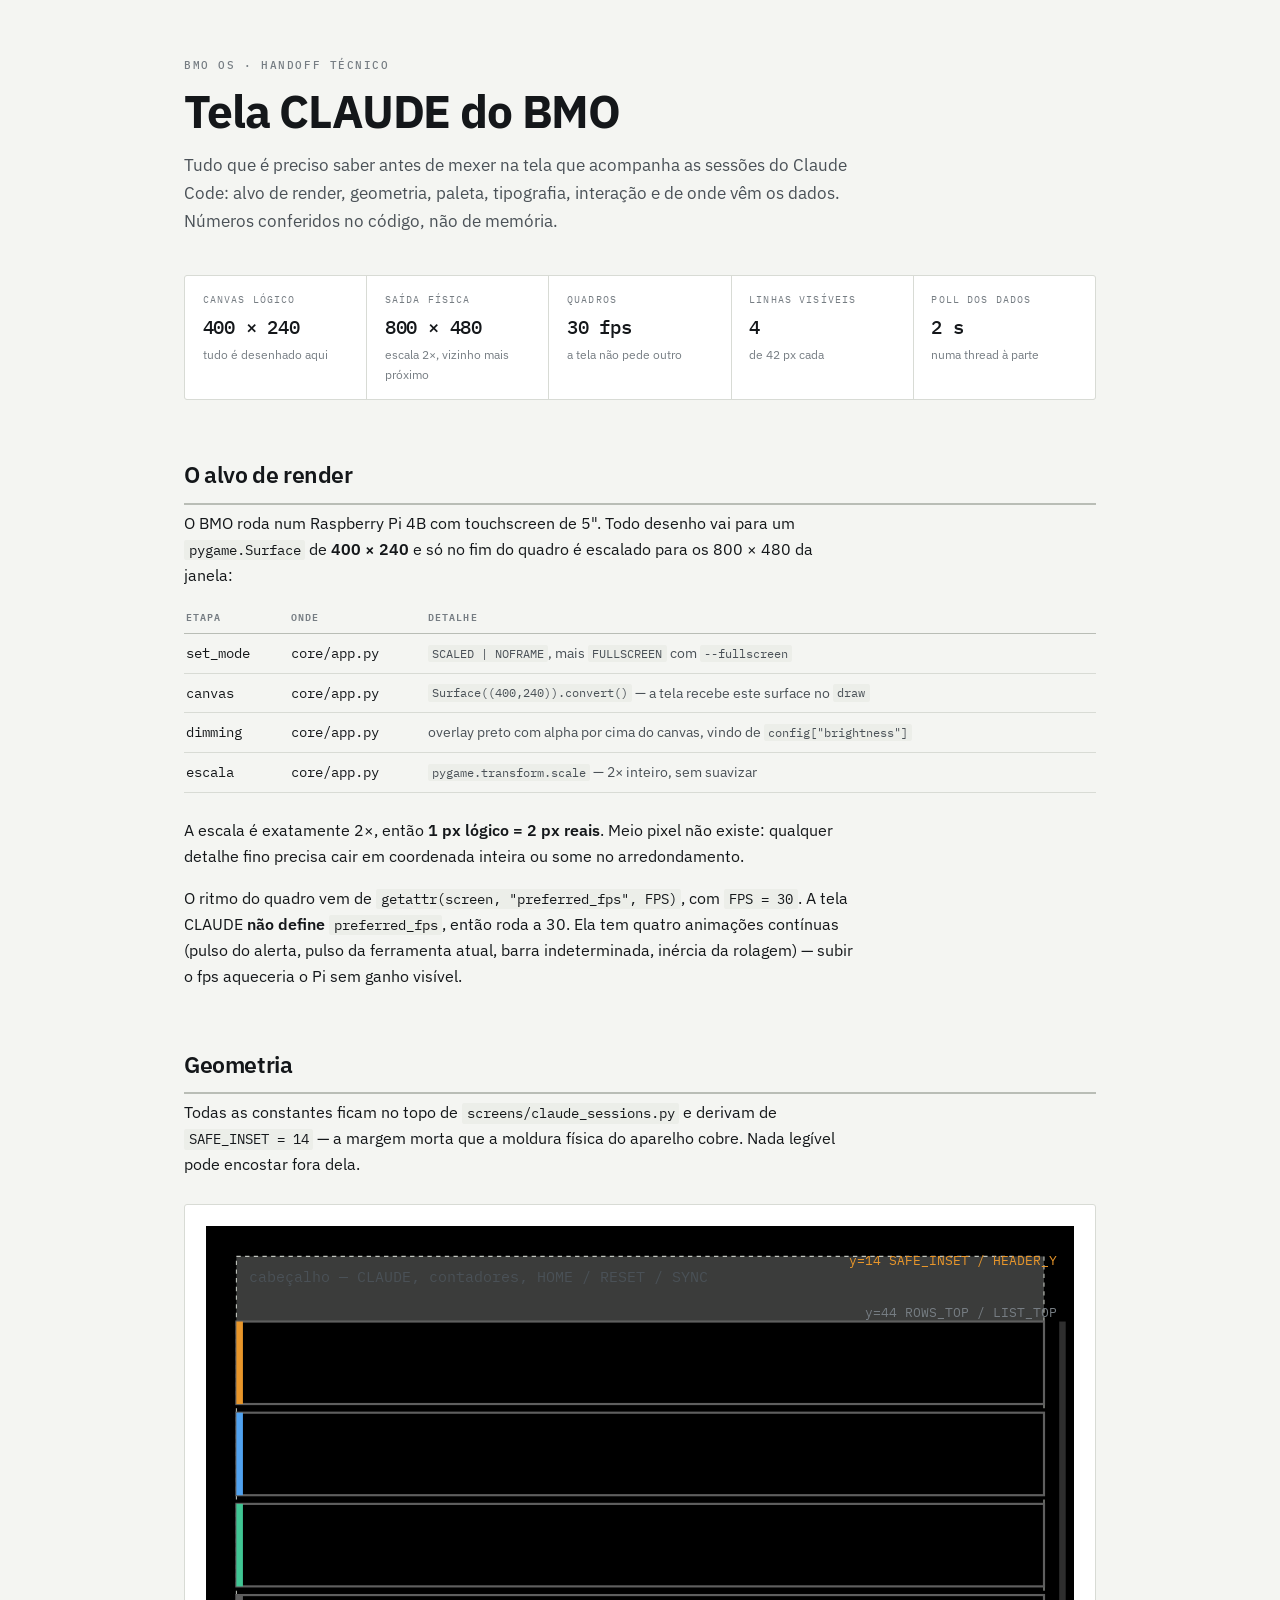
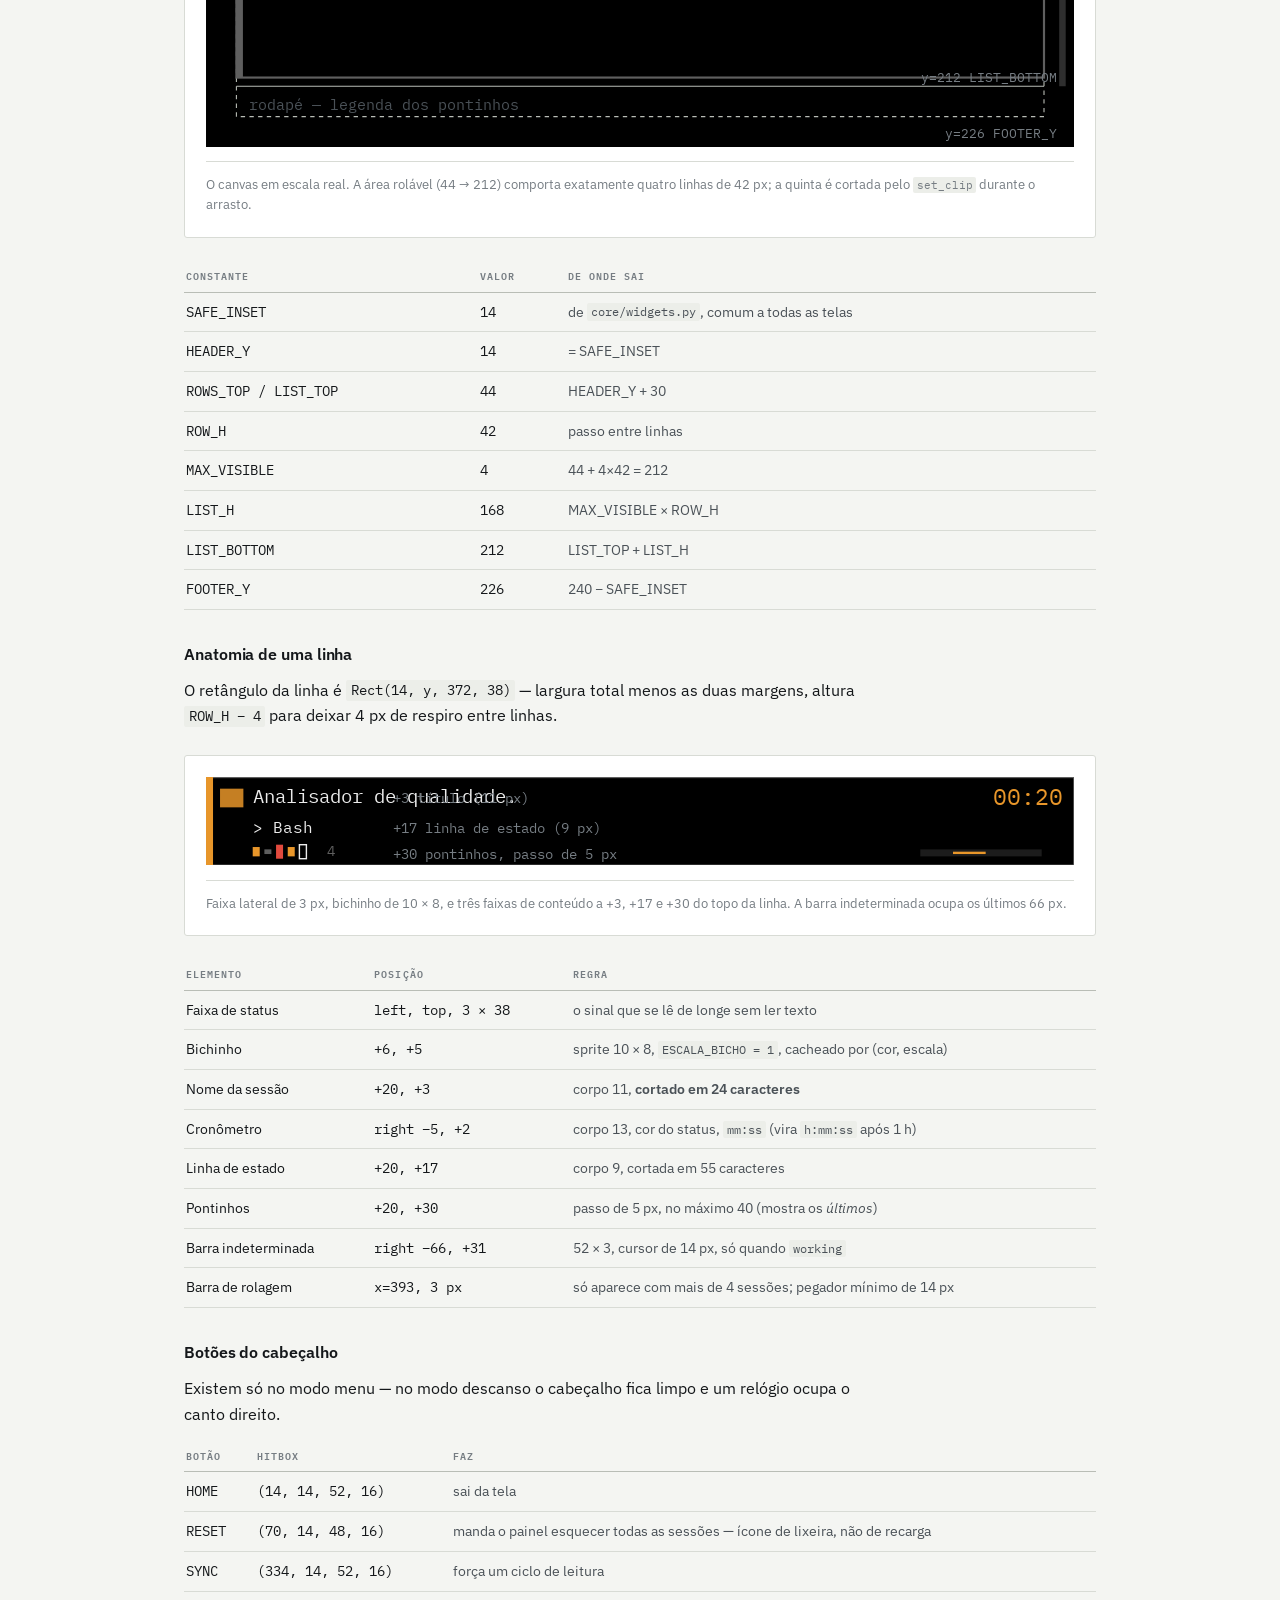
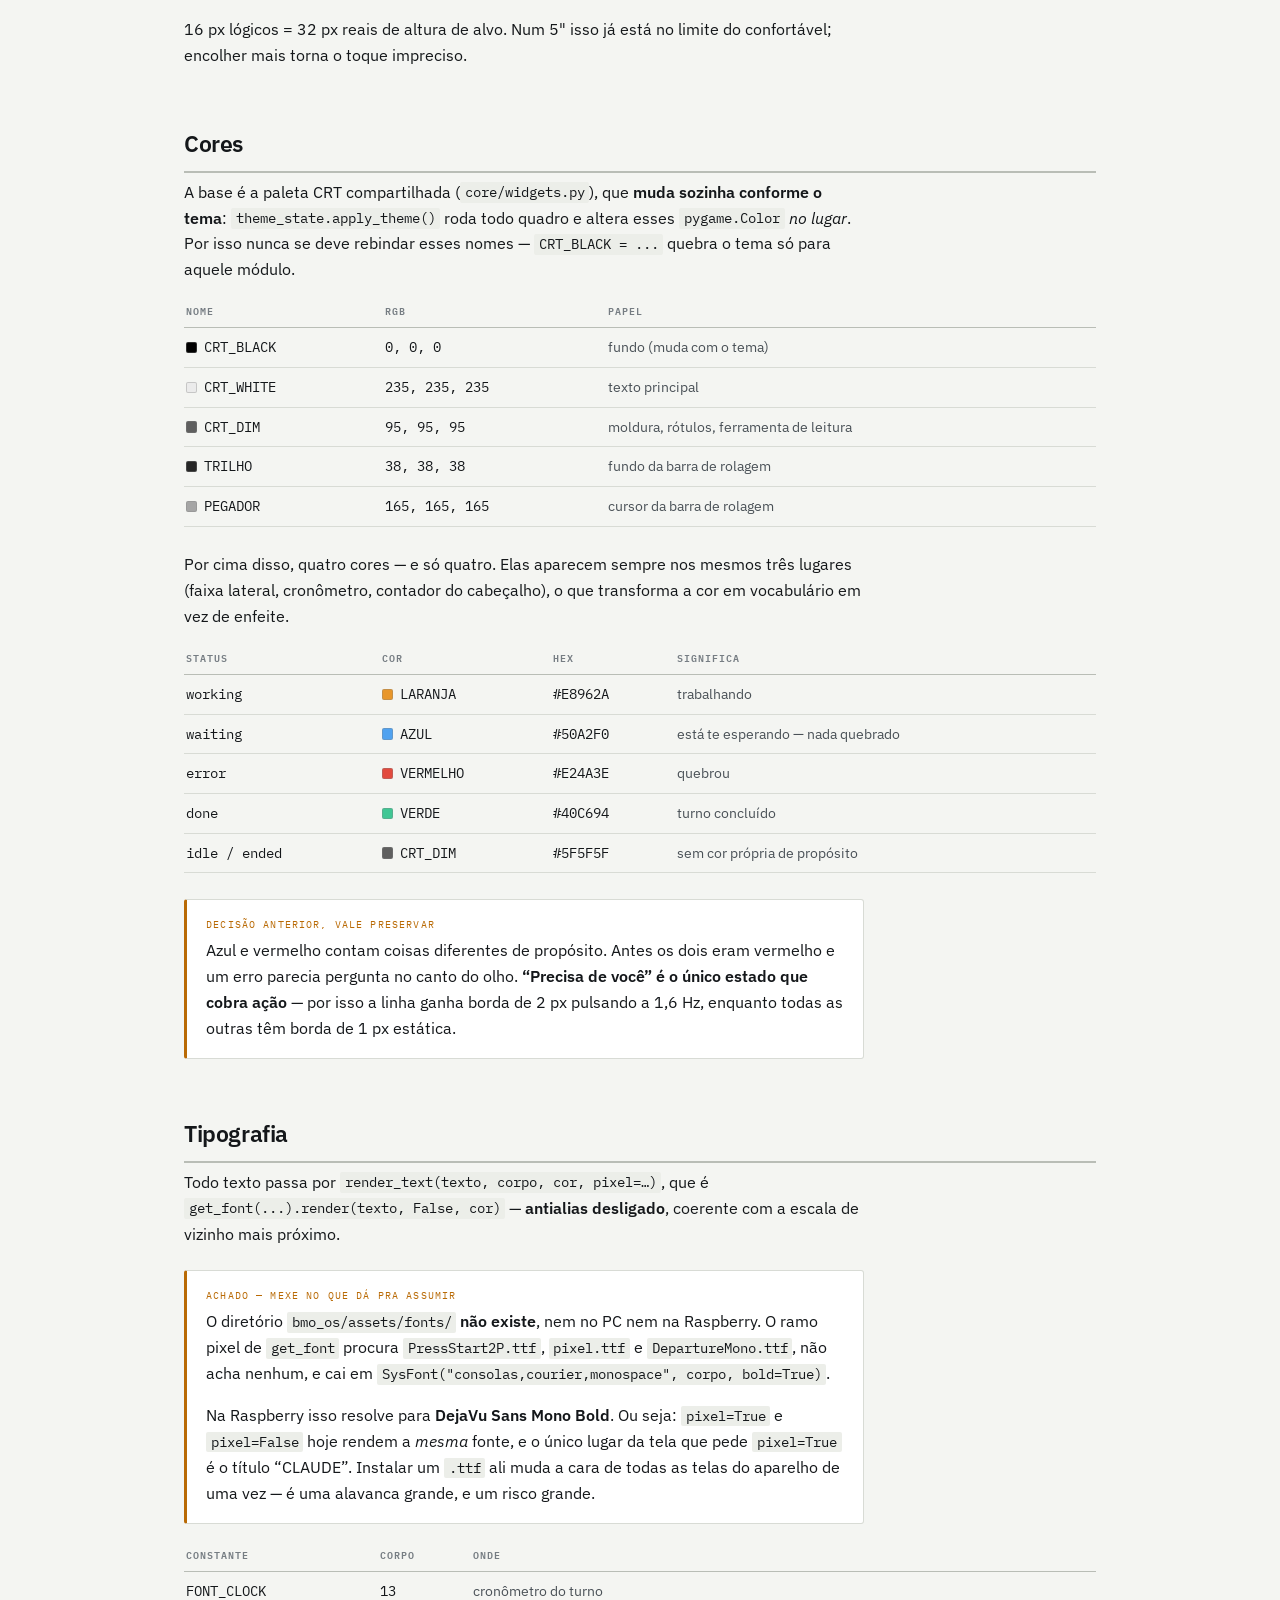
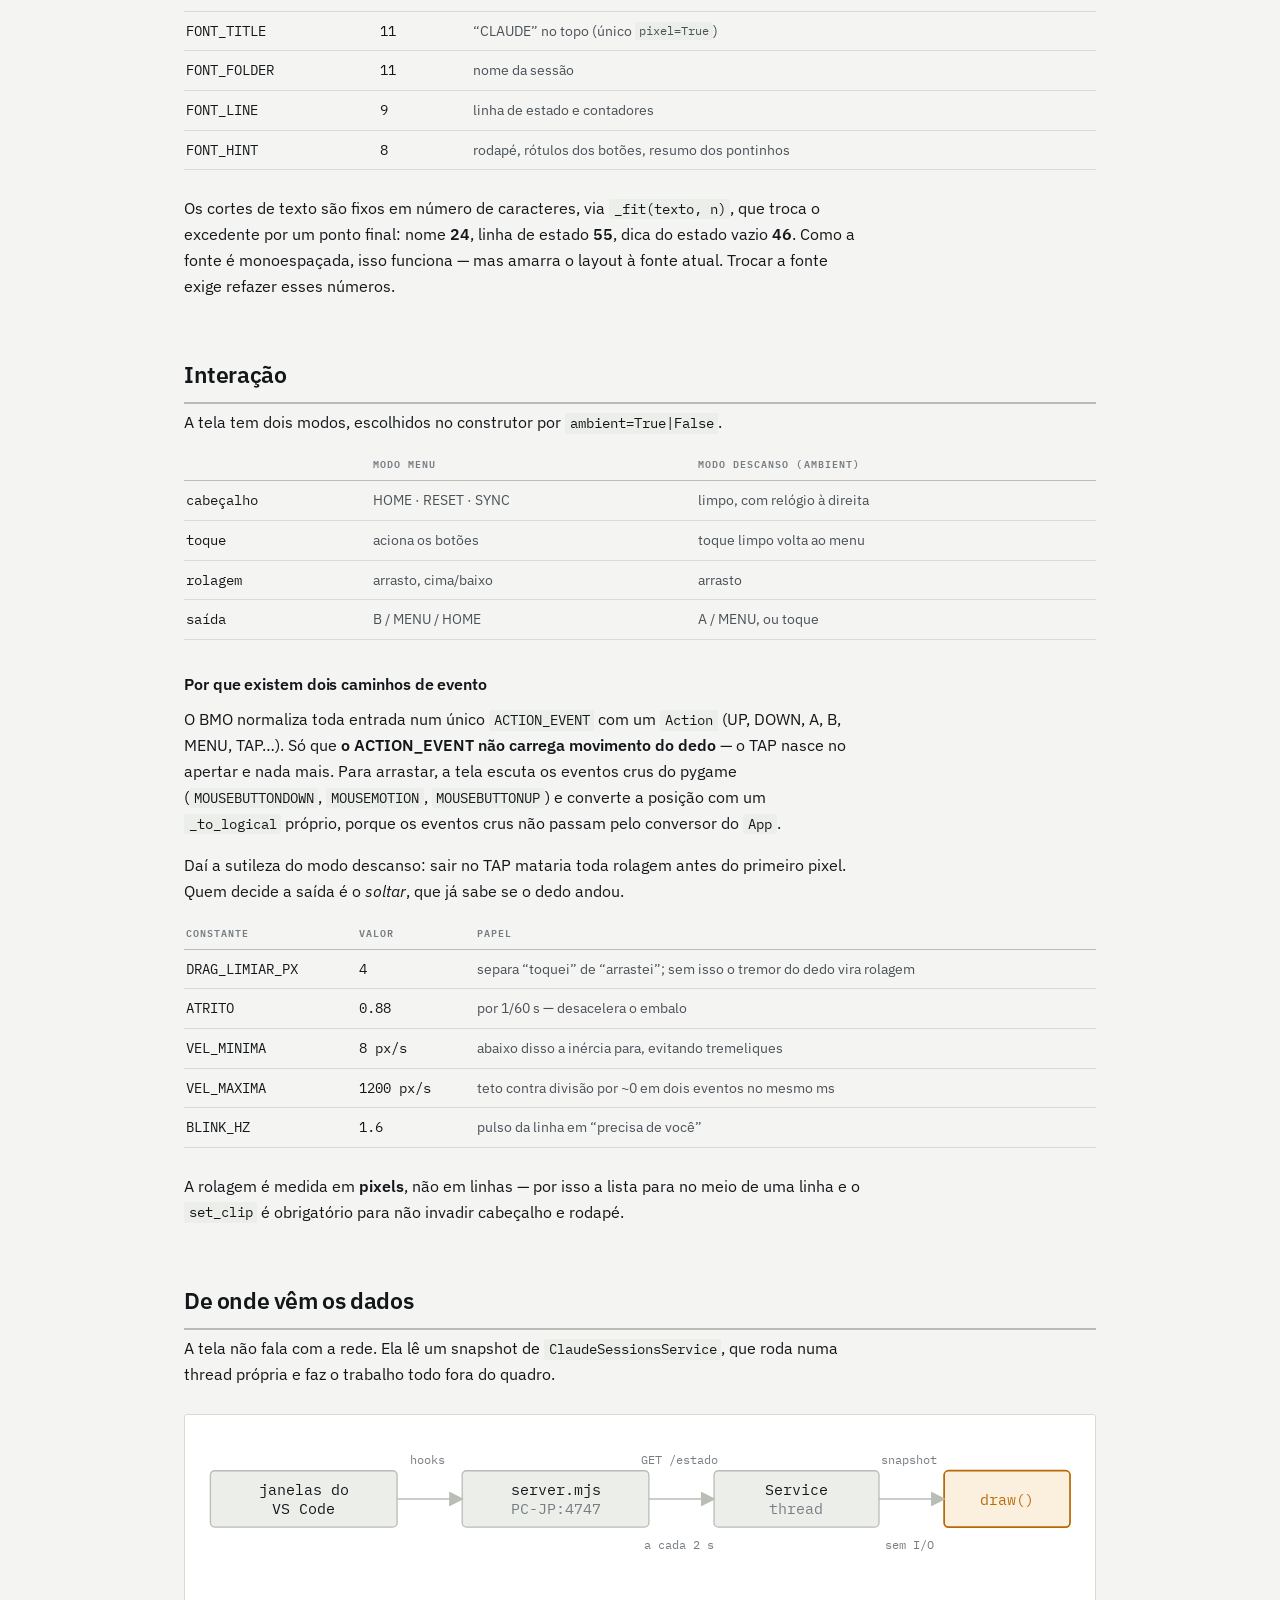
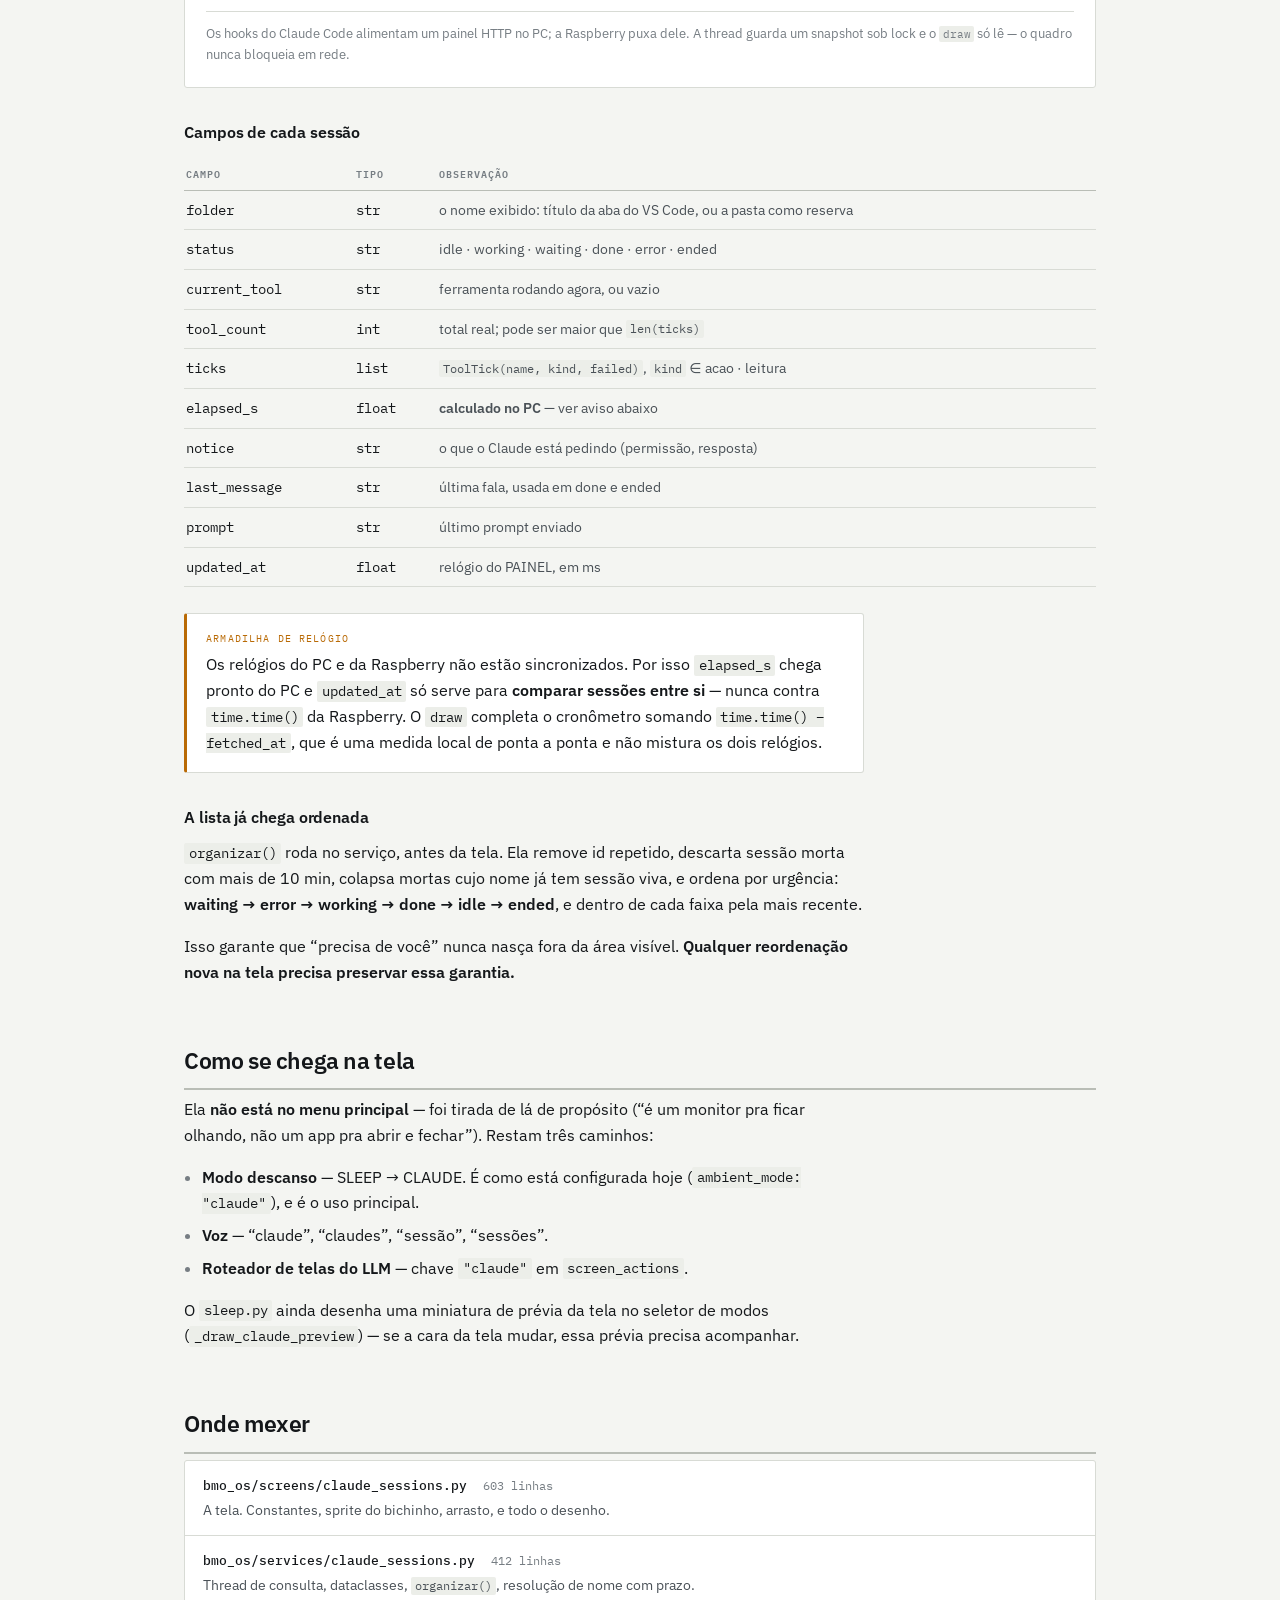
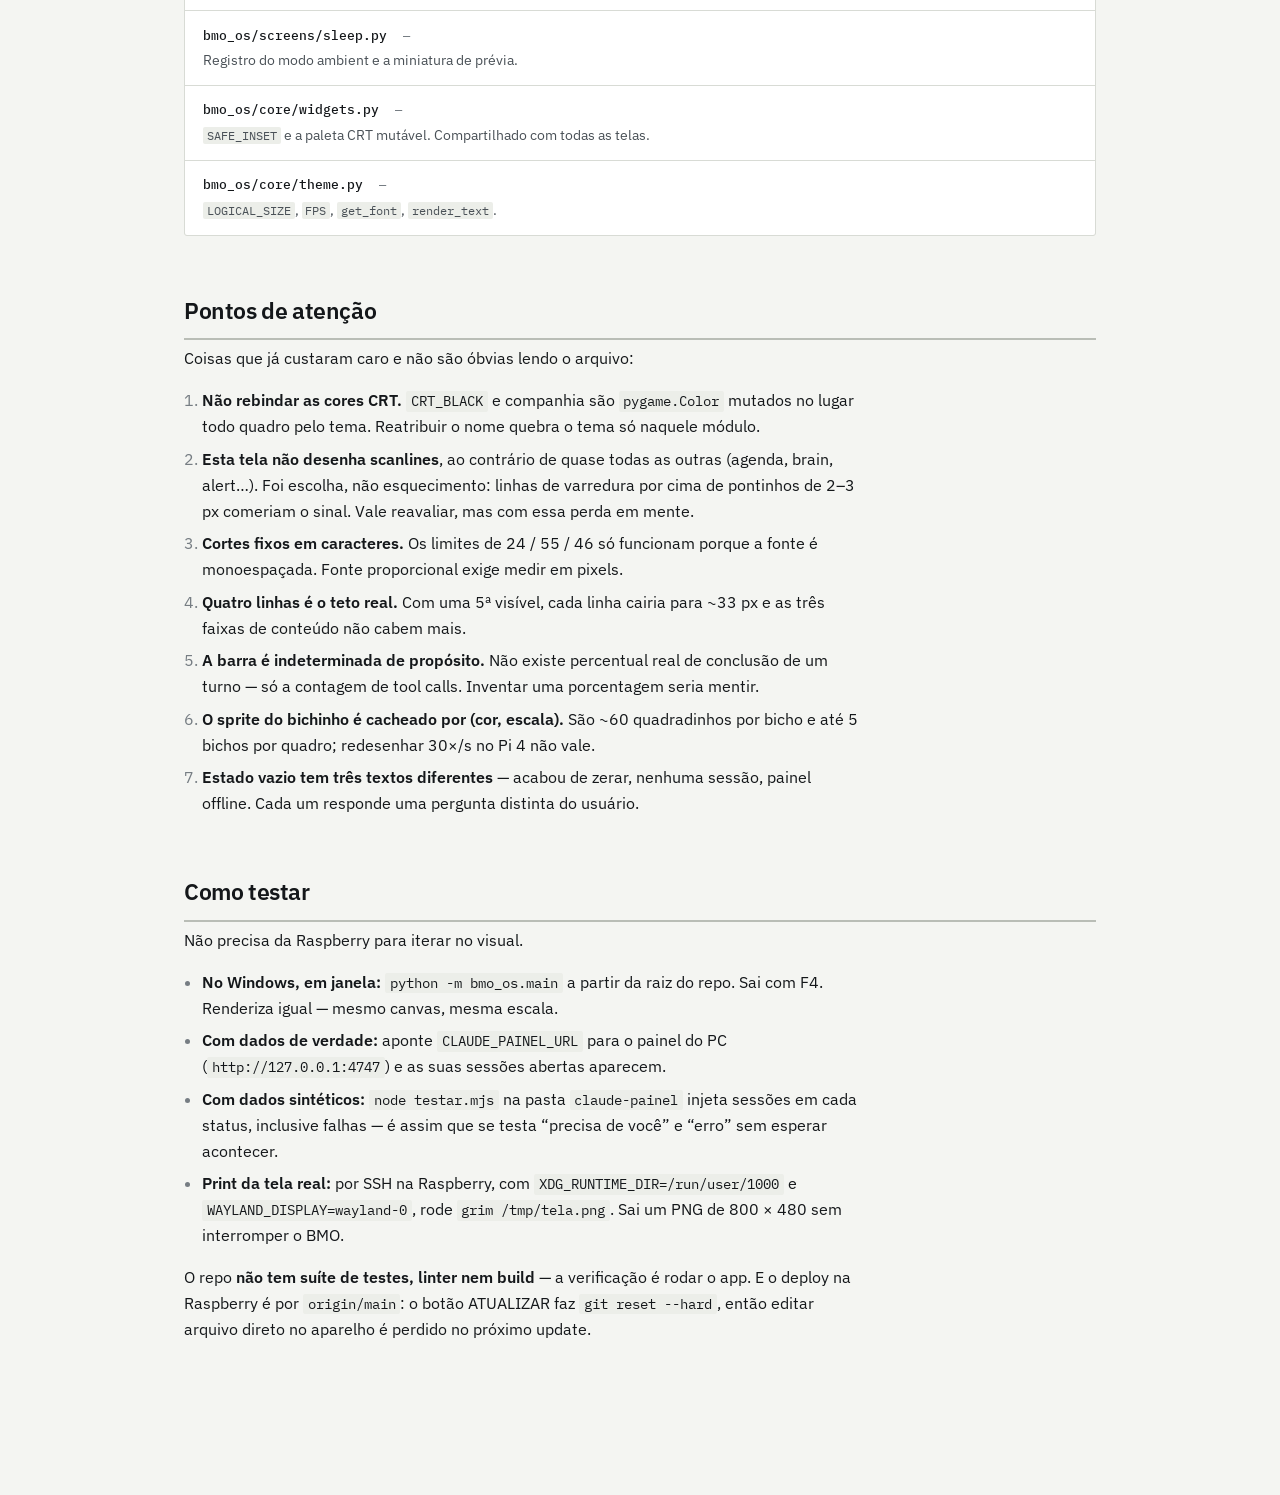
<file: docs/tela-claude.html>
<!doctype html>
<html lang="pt-BR">
<head>
  <meta charset="utf-8">
  <meta name="viewport" content="width=device-width, initial-scale=1">
  <title>Tela CLAUDE do BMO</title>
  <link rel="preconnect" href="https://fonts.googleapis.com">
  <link rel="preconnect" href="https://fonts.gstatic.com" crossorigin>
  <link rel="stylesheet" href="https://fonts.googleapis.com/css2?family=IBM+Plex+Mono:wght@400;500;600&family=IBM+Plex+Sans:wght@400;500;600;700&display=swap">

  <style>
    :root {
      --ground:      #f4f5f2;
      --surface:     #ffffff;
      --surface-alt: #eceee9;
      --ink:         #14171a;
      --ink-soft:    #4a5157;
      --ink-faint:   #767d83;
      --rule:        #d8dbd5;
      --rule-strong: #b9bdb6;

      /* as quatro cores de status são as do próprio aparelho, valores exatos
         de screens/claude_sessions.py — aqui elas codificam estado, não enfeitam */
      --st-working: #e8962a;
      --st-waiting: #50a2f0;
      --st-error:   #e24a3e;
      --st-done:    #40c694;

      --accent:     #b96a05;
      --accent-bg:  #fbf0dd;

      --crt-black:  #000000;
      --crt-white:  #ebebeb;
      --crt-dim:    #5f5f5f;

      --mono: "IBM Plex Mono", ui-monospace, "SF Mono", Menlo, Consolas, monospace;
      --sans: "IBM Plex Sans", ui-sans-serif, system-ui, "Segoe UI", sans-serif;

      --measure: 68ch;
    }

    @media (prefers-color-scheme: dark) {
      :root:not([data-theme="light"]) {
        --ground:      #0c0e10;
        --surface:     #14171a;
        --surface-alt: #1b1f23;
        --ink:         #e4e7e4;
        --ink-soft:    #a8afb4;
        --ink-faint:   #7b8388;
        --rule:        #262b30;
        --rule-strong: #394046;
        --accent:      #f0a740;
        --accent-bg:   #241a09;
      }
    }

    :root[data-theme="dark"] {
      --ground:      #0c0e10;
      --surface:     #14171a;
      --surface-alt: #1b1f23;
      --ink:         #e4e7e4;
      --ink-soft:    #a8afb4;
      --ink-faint:   #7b8388;
      --rule:        #262b30;
      --rule-strong: #394046;
      --accent:      #f0a740;
      --accent-bg:   #241a09;
    }

    * { box-sizing: border-box; }

    body {
      margin: 0;
      background: var(--ground);
      color: var(--ink);
      font-family: var(--sans);
      font-size: 16px;
      line-height: 1.62;
      -webkit-font-smoothing: antialiased;
    }

    .wrap {
      max-width: 60rem;
      margin: 0 auto;
      padding: 3.5rem 1.5rem 6rem;
    }

    /* ---------- cabeçalho ---------- */

    header.top { margin-bottom: 2.5rem; }

    .eyebrow {
      font-family: var(--mono);
      font-size: 0.7rem;
      font-weight: 500;
      letter-spacing: 0.14em;
      text-transform: uppercase;
      color: var(--ink-faint);
      margin: 0 0 0.75rem;
    }

    h1 {
      font-size: clamp(2rem, 5vw, 2.9rem);
      line-height: 1.08;
      font-weight: 700;
      letter-spacing: -0.025em;
      text-wrap: balance;
      margin: 0 0 0.9rem;
    }

    .lede {
      font-size: 1.08rem;
      color: var(--ink-soft);
      max-width: var(--measure);
      margin: 0;
    }

    /* ---------- faixa de números ---------- */

    .specs {
      display: grid;
      grid-template-columns: repeat(auto-fit, minmax(9rem, 1fr));
      gap: 1px;
      background: var(--rule);
      border: 1px solid var(--rule);
      border-radius: 3px;
      overflow: hidden;
      margin: 2.5rem 0 3.5rem;
    }

    .spec { background: var(--surface); padding: 0.95rem 1.1rem; }

    .spec dt {
      font-family: var(--mono);
      font-size: 0.65rem;
      letter-spacing: 0.11em;
      text-transform: uppercase;
      color: var(--ink-faint);
      margin: 0 0 0.3rem;
    }

    .spec dd {
      margin: 0;
      font-family: var(--mono);
      font-size: 1.18rem;
      font-weight: 500;
      font-variant-numeric: tabular-nums;
      letter-spacing: -0.01em;
    }

    .spec dd small {
      display: block;
      font-family: var(--sans);
      font-size: 0.75rem;
      font-weight: 400;
      color: var(--ink-faint);
      letter-spacing: 0;
      margin-top: 0.15rem;
    }

    /* ---------- seções ---------- */

    section { margin-bottom: 3.5rem; scroll-margin-top: 1rem; }

    h2 {
      font-size: 1.45rem;
      font-weight: 600;
      letter-spacing: -0.017em;
      margin: 0 0 0.4rem;
      padding-bottom: 0.55rem;
      border-bottom: 2px solid var(--rule-strong);
      text-wrap: balance;
    }

    h3 {
      font-size: 1rem;
      font-weight: 600;
      letter-spacing: -0.005em;
      margin: 2rem 0 0.6rem;
    }

    p, ul, ol { max-width: var(--measure); }
    p { margin: 0 0 1rem; }
    ul, ol { padding-left: 1.15rem; margin: 0 0 1rem; }
    li { margin-bottom: 0.42rem; }
    li::marker { color: var(--ink-faint); }

    code {
      font-family: var(--mono);
      font-size: 0.855em;
      background: var(--surface-alt);
      padding: 0.1em 0.34em;
      border-radius: 2px;
      word-break: break-word;
    }

    a { color: var(--accent); text-decoration-thickness: 1px; text-underline-offset: 2px; }
    a:focus-visible { outline: 2px solid var(--accent); outline-offset: 2px; border-radius: 2px; }

    strong { font-weight: 600; }

    /* ---------- tabelas ---------- */

    .tw { overflow-x: auto; margin: 1.2rem 0 1.6rem; }

    table {
      border-collapse: collapse;
      width: 100%;
      min-width: 30rem;
      font-size: 0.875rem;
    }

    th {
      text-align: left;
      font-family: var(--mono);
      font-size: 0.65rem;
      font-weight: 600;
      letter-spacing: 0.1em;
      text-transform: uppercase;
      color: var(--ink-faint);
      padding: 0 0.9rem 0.5rem 0;
      border-bottom: 1px solid var(--rule-strong);
      white-space: nowrap;
    }

    td {
      padding: 0.5rem 0.9rem 0.5rem 0;
      border-bottom: 1px solid var(--rule);
      vertical-align: top;
    }

    td:first-child, th:first-child { padding-left: 0.1rem; }

    td.num, td.mono {
      font-family: var(--mono);
      font-variant-numeric: tabular-nums;
      white-space: nowrap;
    }

    td.desc { color: var(--ink-soft); }

    .sw {
      display: inline-block;
      width: 0.7rem;
      height: 0.7rem;
      border-radius: 2px;
      margin-right: 0.45rem;
      vertical-align: -0.06rem;
      border: 1px solid rgb(128 128 128 / 0.35);
    }

    /* ---------- blocos de destaque ---------- */

    .note {
      background: var(--surface);
      border: 1px solid var(--rule);
      border-left: 3px solid var(--accent);
      border-radius: 3px;
      padding: 1rem 1.2rem;
      margin: 1.4rem 0;
      max-width: var(--measure);
    }

    .note p:last-child { margin-bottom: 0; }

    .note .tag {
      display: block;
      font-family: var(--mono);
      font-size: 0.65rem;
      letter-spacing: 0.11em;
      text-transform: uppercase;
      color: var(--accent);
      margin-bottom: 0.35rem;
    }

    /* ---------- diagramas ---------- */

    figure {
      margin: 1.6rem 0 1.8rem;
      background: var(--surface);
      border: 1px solid var(--rule);
      border-radius: 3px;
      padding: 1.3rem;
    }

    figure svg { display: block; width: 100%; height: auto; }

    figcaption {
      font-size: 0.8rem;
      color: var(--ink-faint);
      margin-top: 0.9rem;
      padding-top: 0.8rem;
      border-top: 1px solid var(--rule);
    }

    /* atributo de apresentação tem a menor precedência, então isto vale mesmo
       onde o SVG traz font-family inline — garante mono nos dois temas */
    figure svg text { font-family: var(--mono); }

    .dg-label { font-family: var(--mono); font-size: 6px; fill: var(--ink-faint); }
    .dg-label-in { font-family: var(--mono); font-size: 7px; fill: var(--ink-soft); }
    .dg-band { fill: var(--surface-alt); }
    .dg-line { stroke: var(--rule-strong); stroke-width: 0.5; }
    .dg-dash { stroke: var(--rule-strong); stroke-width: 0.5; stroke-dasharray: 2 2; fill: none; }

    /* ---------- mapa de arquivos ---------- */

    .files { display: grid; gap: 1px; background: var(--rule); border: 1px solid var(--rule); border-radius: 3px; overflow: hidden; }
    .file { background: var(--surface); padding: 0.85rem 1.1rem; display: flex; flex-wrap: wrap; gap: 0.2rem 1rem; align-items: baseline; }
    .file .path { font-family: var(--mono); font-size: 0.83rem; font-weight: 500; }
    .file .lines { font-family: var(--mono); font-size: 0.72rem; color: var(--ink-faint); font-variant-numeric: tabular-nums; }
    .file .what { flex-basis: 100%; font-size: 0.85rem; color: var(--ink-soft); }

    @media (prefers-reduced-motion: reduce) {
      * { animation: none !important; transition: none !important; }
    }
  </style>
  <style>
    /* reset minimo — a plataforma de artifacts injeta um equivalente */
    html { -webkit-text-size-adjust: 100%; }
    img, svg, video { max-width: 100%; height: auto; }
    table { border-spacing: 0; }
  </style>
</head>
<body>
<div class="wrap">

<header class="top">
  <p class="eyebrow">BMO OS · handoff técnico</p>
  <h1>Tela CLAUDE do BMO</h1>
  <p class="lede">Tudo que é preciso saber antes de mexer na tela que acompanha as sessões do Claude Code: alvo de render, geometria, paleta, tipografia, interação e de onde vêm os dados. Números conferidos no código, não de memória.</p>
</header>

<dl class="specs">
  <div class="spec"><dt>Canvas lógico</dt><dd>400 × 240<small>tudo é desenhado aqui</small></dd></div>
  <div class="spec"><dt>Saída física</dt><dd>800 × 480<small>escala 2×, vizinho mais próximo</small></dd></div>
  <div class="spec"><dt>Quadros</dt><dd>30 fps<small>a tela não pede outro</small></dd></div>
  <div class="spec"><dt>Linhas visíveis</dt><dd>4<small>de 42 px cada</small></dd></div>
  <div class="spec"><dt>Poll dos dados</dt><dd>2 s<small>numa thread à parte</small></dd></div>
</dl>

<section>
  <h2>O alvo de render</h2>

  <p>O BMO roda num Raspberry Pi 4B com touchscreen de 5". Todo desenho vai para um <code>pygame.Surface</code> de <strong>400 × 240</strong> e só no fim do quadro é escalado para os 800 × 480 da janela:</p>

  <div class="tw">
  <table>
    <thead><tr><th>Etapa</th><th>Onde</th><th>Detalhe</th></tr></thead>
    <tbody>
      <tr><td class="mono">set_mode</td><td class="mono">core/app.py</td><td class="desc"><code>SCALED | NOFRAME</code>, mais <code>FULLSCREEN</code> com <code>--fullscreen</code></td></tr>
      <tr><td class="mono">canvas</td><td class="mono">core/app.py</td><td class="desc"><code>Surface((400,240)).convert()</code> — a tela recebe este surface no <code>draw</code></td></tr>
      <tr><td class="mono">dimming</td><td class="mono">core/app.py</td><td class="desc">overlay preto com alpha por cima do canvas, vindo de <code>config["brightness"]</code></td></tr>
      <tr><td class="mono">escala</td><td class="mono">core/app.py</td><td class="desc"><code>pygame.transform.scale</code> — 2× inteiro, sem suavizar</td></tr>
    </tbody>
  </table>
  </div>

  <p>A escala é exatamente 2×, então <strong>1 px lógico = 2 px reais</strong>. Meio pixel não existe: qualquer detalhe fino precisa cair em coordenada inteira ou some no arredondamento.</p>

  <p>O ritmo do quadro vem de <code>getattr(screen, "preferred_fps", FPS)</code>, com <code>FPS = 30</code>. A tela CLAUDE <strong>não define</strong> <code>preferred_fps</code>, então roda a 30. Ela tem quatro animações contínuas (pulso do alerta, pulso da ferramenta atual, barra indeterminada, inércia da rolagem) — subir o fps aqueceria o Pi sem ganho visível.</p>
</section>

<section>
  <h2>Geometria</h2>

  <p>Todas as constantes ficam no topo de <code>screens/claude_sessions.py</code> e derivam de <code>SAFE_INSET = 14</code> — a margem morta que a moldura física do aparelho cobre. Nada legível pode encostar fora dela.</p>

  <figure>
    <svg viewBox="0 0 400 240" role="img" aria-label="Mapa do canvas 400 por 240 com as faixas de cabeçalho, lista e rodapé">
      <rect x="0" y="0" width="400" height="240" fill="var(--crt-black)"/>
      <rect x="14" y="14" width="372" height="212" class="dg-dash"/>

      <rect x="14" y="14" width="372" height="30" class="dg-band" opacity="0.25"/>
      <text x="20" y="26" class="dg-label-in" fill="var(--crt-white)">cabeçalho — CLAUDE, contadores, HOME / RESET / SYNC</text>

      <rect x="14" y="44" width="372" height="38" fill="none" stroke="var(--crt-dim)" stroke-width="1"/>
      <rect x="14" y="44" width="3" height="38" fill="var(--st-working)"/>
      <rect x="14" y="86" width="372" height="38" fill="none" stroke="var(--crt-dim)" stroke-width="1"/>
      <rect x="14" y="86" width="3" height="38" fill="var(--st-waiting)"/>
      <rect x="14" y="128" width="372" height="38" fill="none" stroke="var(--crt-dim)" stroke-width="1"/>
      <rect x="14" y="128" width="3" height="38" fill="var(--st-done)"/>
      <rect x="14" y="170" width="372" height="38" fill="none" stroke="var(--crt-dim)" stroke-width="1"/>
      <rect x="14" y="170" width="3" height="38" fill="var(--crt-dim)"/>

      <rect x="393" y="44" width="3" height="168" fill="var(--crt-dim)" opacity="0.5"/>

      <line x1="14" y1="212" x2="386" y2="212" class="dg-line"/>
      <text x="20" y="223" class="dg-label-in" fill="var(--crt-white)">rodapé — legenda dos pontinhos</text>

      <g class="dg-label">
        <text x="392" y="18" text-anchor="end" fill="var(--st-working)">y=14  SAFE_INSET / HEADER_Y</text>
        <text x="392" y="42" text-anchor="end">y=44  ROWS_TOP / LIST_TOP</text>
        <text x="392" y="210" text-anchor="end">y=212  LIST_BOTTOM</text>
        <text x="392" y="236" text-anchor="end">y=226  FOOTER_Y</text>
      </g>
    </svg>
    <figcaption>O canvas em escala real. A área rolável (44 → 212) comporta exatamente quatro linhas de 42 px; a quinta é cortada pelo <code>set_clip</code> durante o arrasto.</figcaption>
  </figure>

  <div class="tw">
  <table>
    <thead><tr><th>Constante</th><th>Valor</th><th>De onde sai</th></tr></thead>
    <tbody>
      <tr><td class="mono">SAFE_INSET</td><td class="num">14</td><td class="desc">de <code>core/widgets.py</code>, comum a todas as telas</td></tr>
      <tr><td class="mono">HEADER_Y</td><td class="num">14</td><td class="desc">= SAFE_INSET</td></tr>
      <tr><td class="mono">ROWS_TOP / LIST_TOP</td><td class="num">44</td><td class="desc">HEADER_Y + 30</td></tr>
      <tr><td class="mono">ROW_H</td><td class="num">42</td><td class="desc">passo entre linhas</td></tr>
      <tr><td class="mono">MAX_VISIBLE</td><td class="num">4</td><td class="desc">44 + 4×42 = 212</td></tr>
      <tr><td class="mono">LIST_H</td><td class="num">168</td><td class="desc">MAX_VISIBLE × ROW_H</td></tr>
      <tr><td class="mono">LIST_BOTTOM</td><td class="num">212</td><td class="desc">LIST_TOP + LIST_H</td></tr>
      <tr><td class="mono">FOOTER_Y</td><td class="num">226</td><td class="desc">240 − SAFE_INSET</td></tr>
    </tbody>
  </table>
  </div>

  <h3>Anatomia de uma linha</h3>

  <p>O retângulo da linha é <code>Rect(14, y, 372, 38)</code> — largura total menos as duas margens, altura <code>ROW_H − 4</code> para deixar 4 px de respiro entre linhas.</p>

  <figure>
    <svg viewBox="0 0 372 38" role="img" aria-label="Anatomia de uma linha de sessão com as três faixas de conteúdo">
      <rect x="0" y="0" width="372" height="38" fill="var(--crt-black)" stroke="var(--crt-dim)" stroke-width="1"/>
      <rect x="0" y="0" width="3" height="38" fill="var(--st-working)"/>

      <rect x="6" y="5" width="10" height="8" fill="var(--st-working)" opacity="0.85"/>
      <text x="20" y="11" font-family="var(--mono)" font-size="8" fill="var(--crt-white)">Analisador de qualidade.</text>
      <text x="367" y="12" text-anchor="end" font-family="var(--mono)" font-size="10" fill="var(--st-working)">00:20</text>

      <text x="20" y="24" font-family="var(--mono)" font-size="7" fill="var(--crt-white)">&gt; Bash</text>

      <rect x="20" y="30" width="3" height="4" fill="var(--st-working)"/>
      <rect x="25" y="31" width="3" height="2" fill="var(--crt-dim)"/>
      <rect x="30" y="29" width="3" height="6" fill="var(--st-error)"/>
      <rect x="35" y="30" width="3" height="4" fill="var(--st-working)"/>
      <rect x="40" y="29" width="3" height="6" fill="none" stroke="var(--crt-white)" stroke-width="0.6"/>
      <text x="52" y="34" font-family="var(--mono)" font-size="6" fill="var(--crt-dim)">4</text>
      <rect x="306" y="31" width="52" height="3" fill="var(--crt-dim)" opacity="0.3"/>
      <rect x="320" y="32" width="14" height="1" fill="var(--st-working)"/>

      <g class="dg-label" fill="var(--ink-faint)">
        <text x="80" y="11">+3  título (11 px)</text>
        <text x="80" y="24">+17  linha de estado (9 px)</text>
        <text x="80" y="35">+30  pontinhos, passo de 5 px</text>
      </g>
    </svg>
    <figcaption>Faixa lateral de 3 px, bichinho de 10 × 8, e três faixas de conteúdo a +3, +17 e +30 do topo da linha. A barra indeterminada ocupa os últimos 66 px.</figcaption>
  </figure>

  <div class="tw">
  <table>
    <thead><tr><th>Elemento</th><th>Posição</th><th>Regra</th></tr></thead>
    <tbody>
      <tr><td>Faixa de status</td><td class="mono">left, top, 3 × 38</td><td class="desc">o sinal que se lê de longe sem ler texto</td></tr>
      <tr><td>Bichinho</td><td class="mono">+6, +5</td><td class="desc">sprite 10 × 8, <code>ESCALA_BICHO = 1</code>, cacheado por (cor, escala)</td></tr>
      <tr><td>Nome da sessão</td><td class="mono">+20, +3</td><td class="desc">corpo 11, <strong>cortado em 24 caracteres</strong></td></tr>
      <tr><td>Cronômetro</td><td class="mono">right −5, +2</td><td class="desc">corpo 13, cor do status, <code>mm:ss</code> (vira <code>h:mm:ss</code> após 1 h)</td></tr>
      <tr><td>Linha de estado</td><td class="mono">+20, +17</td><td class="desc">corpo 9, cortada em 55 caracteres</td></tr>
      <tr><td>Pontinhos</td><td class="mono">+20, +30</td><td class="desc">passo de 5 px, no máximo 40 (mostra os <em>últimos</em>)</td></tr>
      <tr><td>Barra indeterminada</td><td class="mono">right −66, +31</td><td class="desc">52 × 3, cursor de 14 px, só quando <code>working</code></td></tr>
      <tr><td>Barra de rolagem</td><td class="mono">x=393, 3 px</td><td class="desc">só aparece com mais de 4 sessões; pegador mínimo de 14 px</td></tr>
    </tbody>
  </table>
  </div>

  <h3>Botões do cabeçalho</h3>

  <p>Existem só no modo menu — no modo descanso o cabeçalho fica limpo e um relógio ocupa o canto direito.</p>

  <div class="tw">
  <table>
    <thead><tr><th>Botão</th><th>Hitbox</th><th>Faz</th></tr></thead>
    <tbody>
      <tr><td class="mono">HOME</td><td class="mono">(14, 14, 52, 16)</td><td class="desc">sai da tela</td></tr>
      <tr><td class="mono">RESET</td><td class="mono">(70, 14, 48, 16)</td><td class="desc">manda o painel esquecer todas as sessões — ícone de lixeira, não de recarga</td></tr>
      <tr><td class="mono">SYNC</td><td class="mono">(334, 14, 52, 16)</td><td class="desc">força um ciclo de leitura</td></tr>
    </tbody>
  </table>
  </div>

  <p>16 px lógicos = 32 px reais de altura de alvo. Num 5" isso já está no limite do confortável; encolher mais torna o toque impreciso.</p>
</section>

<section>
  <h2>Cores</h2>

  <p>A base é a paleta CRT compartilhada (<code>core/widgets.py</code>), que <strong>muda sozinha conforme o tema</strong>: <code>theme_state.apply_theme()</code> roda todo quadro e altera esses <code>pygame.Color</code> <em>no lugar</em>. Por isso nunca se deve rebindar esses nomes — <code>CRT_BLACK = ...</code> quebra o tema só para aquele módulo.</p>

  <div class="tw">
  <table>
    <thead><tr><th>Nome</th><th>RGB</th><th>Papel</th></tr></thead>
    <tbody>
      <tr><td class="mono"><span class="sw" style="background:#000"></span>CRT_BLACK</td><td class="num">0, 0, 0</td><td class="desc">fundo (muda com o tema)</td></tr>
      <tr><td class="mono"><span class="sw" style="background:#ebebeb"></span>CRT_WHITE</td><td class="num">235, 235, 235</td><td class="desc">texto principal</td></tr>
      <tr><td class="mono"><span class="sw" style="background:#5f5f5f"></span>CRT_DIM</td><td class="num">95, 95, 95</td><td class="desc">moldura, rótulos, ferramenta de leitura</td></tr>
      <tr><td class="mono"><span class="sw" style="background:#262626"></span>TRILHO</td><td class="num">38, 38, 38</td><td class="desc">fundo da barra de rolagem</td></tr>
      <tr><td class="mono"><span class="sw" style="background:#a5a5a5"></span>PEGADOR</td><td class="num">165, 165, 165</td><td class="desc">cursor da barra de rolagem</td></tr>
    </tbody>
  </table>
  </div>

  <p>Por cima disso, quatro cores — e só quatro. Elas aparecem sempre nos mesmos três lugares (faixa lateral, cronômetro, contador do cabeçalho), o que transforma a cor em vocabulário em vez de enfeite.</p>

  <div class="tw">
  <table>
    <thead><tr><th>Status</th><th>Cor</th><th>Hex</th><th>Significa</th></tr></thead>
    <tbody>
      <tr><td class="mono">working</td><td class="mono"><span class="sw" style="background:#e8962a"></span>LARANJA</td><td class="num">#E8962A</td><td class="desc">trabalhando</td></tr>
      <tr><td class="mono">waiting</td><td class="mono"><span class="sw" style="background:#50a2f0"></span>AZUL</td><td class="num">#50A2F0</td><td class="desc">está te esperando — nada quebrado</td></tr>
      <tr><td class="mono">error</td><td class="mono"><span class="sw" style="background:#e24a3e"></span>VERMELHO</td><td class="num">#E24A3E</td><td class="desc">quebrou</td></tr>
      <tr><td class="mono">done</td><td class="mono"><span class="sw" style="background:#40c694"></span>VERDE</td><td class="num">#40C694</td><td class="desc">turno concluído</td></tr>
      <tr><td class="mono">idle / ended</td><td class="mono"><span class="sw" style="background:#5f5f5f"></span>CRT_DIM</td><td class="num">#5F5F5F</td><td class="desc">sem cor própria de propósito</td></tr>
    </tbody>
  </table>
  </div>

  <div class="note">
    <span class="tag">decisão anterior, vale preservar</span>
    <p>Azul e vermelho contam coisas diferentes de propósito. Antes os dois eram vermelho e um erro parecia pergunta no canto do olho. <strong>“Precisa de você” é o único estado que cobra ação</strong> — por isso a linha ganha borda de 2 px pulsando a 1,6 Hz, enquanto todas as outras têm borda de 1 px estática.</p>
  </div>
</section>

<section>
  <h2>Tipografia</h2>

  <p>Todo texto passa por <code>render_text(texto, corpo, cor, pixel=…)</code>, que é <code>get_font(...).render(texto, False, cor)</code> — <strong>antialias desligado</strong>, coerente com a escala de vizinho mais próximo.</p>

  <div class="note">
    <span class="tag">achado — mexe no que dá pra assumir</span>
    <p>O diretório <code>bmo_os/assets/fonts/</code> <strong>não existe</strong>, nem no PC nem na Raspberry. O ramo pixel de <code>get_font</code> procura <code>PressStart2P.ttf</code>, <code>pixel.ttf</code> e <code>DepartureMono.ttf</code>, não acha nenhum, e cai em <code>SysFont("consolas,courier,monospace", corpo, bold=True)</code>.</p>
    <p>Na Raspberry isso resolve para <strong>DejaVu Sans Mono Bold</strong>. Ou seja: <code>pixel=True</code> e <code>pixel=False</code> hoje rendem a <em>mesma</em> fonte, e o único lugar da tela que pede <code>pixel=True</code> é o título “CLAUDE”. Instalar um <code>.ttf</code> ali muda a cara de todas as telas do aparelho de uma vez — é uma alavanca grande, e um risco grande.</p>
  </div>

  <div class="tw">
  <table>
    <thead><tr><th>Constante</th><th>Corpo</th><th>Onde</th></tr></thead>
    <tbody>
      <tr><td class="mono">FONT_CLOCK</td><td class="num">13</td><td class="desc">cronômetro do turno</td></tr>
      <tr><td class="mono">FONT_TITLE</td><td class="num">11</td><td class="desc">“CLAUDE” no topo (único <code>pixel=True</code>)</td></tr>
      <tr><td class="mono">FONT_FOLDER</td><td class="num">11</td><td class="desc">nome da sessão</td></tr>
      <tr><td class="mono">FONT_LINE</td><td class="num">9</td><td class="desc">linha de estado e contadores</td></tr>
      <tr><td class="mono">FONT_HINT</td><td class="num">8</td><td class="desc">rodapé, rótulos dos botões, resumo dos pontinhos</td></tr>
    </tbody>
  </table>
  </div>

  <p>Os cortes de texto são fixos em número de caracteres, via <code>_fit(texto, n)</code>, que troca o excedente por um ponto final: nome <strong>24</strong>, linha de estado <strong>55</strong>, dica do estado vazio <strong>46</strong>. Como a fonte é monoespaçada, isso funciona — mas amarra o layout à fonte atual. Trocar a fonte exige refazer esses números.</p>
</section>

<section>
  <h2>Interação</h2>

  <p>A tela tem dois modos, escolhidos no construtor por <code>ambient=True|False</code>.</p>

  <div class="tw">
  <table>
    <thead><tr><th></th><th>Modo menu</th><th>Modo descanso (ambient)</th></tr></thead>
    <tbody>
      <tr><td class="mono">cabeçalho</td><td class="desc">HOME · RESET · SYNC</td><td class="desc">limpo, com relógio à direita</td></tr>
      <tr><td class="mono">toque</td><td class="desc">aciona os botões</td><td class="desc">toque limpo volta ao menu</td></tr>
      <tr><td class="mono">rolagem</td><td class="desc">arrasto, cima/baixo</td><td class="desc">arrasto</td></tr>
      <tr><td class="mono">saída</td><td class="desc">B / MENU / HOME</td><td class="desc">A / MENU, ou toque</td></tr>
    </tbody>
  </table>
  </div>

  <h3>Por que existem dois caminhos de evento</h3>

  <p>O BMO normaliza toda entrada num único <code>ACTION_EVENT</code> com um <code>Action</code> (UP, DOWN, A, B, MENU, TAP…). Só que <strong>o ACTION_EVENT não carrega movimento do dedo</strong> — o TAP nasce no apertar e nada mais. Para arrastar, a tela escuta os eventos crus do pygame (<code>MOUSEBUTTONDOWN</code>, <code>MOUSEMOTION</code>, <code>MOUSEBUTTONUP</code>) e converte a posição com um <code>_to_logical</code> próprio, porque os eventos crus não passam pelo conversor do <code>App</code>.</p>

  <p>Daí a sutileza do modo descanso: sair no TAP mataria toda rolagem antes do primeiro pixel. Quem decide a saída é o <em>soltar</em>, que já sabe se o dedo andou.</p>

  <div class="tw">
  <table>
    <thead><tr><th>Constante</th><th>Valor</th><th>Papel</th></tr></thead>
    <tbody>
      <tr><td class="mono">DRAG_LIMIAR_PX</td><td class="num">4</td><td class="desc">separa “toquei” de “arrastei”; sem isso o tremor do dedo vira rolagem</td></tr>
      <tr><td class="mono">ATRITO</td><td class="num">0.88</td><td class="desc">por 1/60 s — desacelera o embalo</td></tr>
      <tr><td class="mono">VEL_MINIMA</td><td class="num">8 px/s</td><td class="desc">abaixo disso a inércia para, evitando tremeliques</td></tr>
      <tr><td class="mono">VEL_MAXIMA</td><td class="num">1200 px/s</td><td class="desc">teto contra divisão por ~0 em dois eventos no mesmo ms</td></tr>
      <tr><td class="mono">BLINK_HZ</td><td class="num">1.6</td><td class="desc">pulso da linha em “precisa de você”</td></tr>
    </tbody>
  </table>
  </div>

  <p>A rolagem é medida em <strong>pixels</strong>, não em linhas — por isso a lista para no meio de uma linha e o <code>set_clip</code> é obrigatório para não invadir cabeçalho e rodapé.</p>
</section>

<section>
  <h2>De onde vêm os dados</h2>

  <p>A tela não fala com a rede. Ela lê um snapshot de <code>ClaudeSessionsService</code>, que roda numa thread própria e faz o trabalho todo fora do quadro.</p>

  <figure>
    <svg viewBox="0 0 400 74" role="img" aria-label="Fluxo dos dados: VS Code para o painel do PC, painel para a Raspberry, serviço para a tela">
      <g font-family="var(--mono)" font-size="7">
        <rect x="2" y="16" width="86" height="26" rx="2" fill="var(--surface-alt)" stroke="var(--rule-strong)" stroke-width="0.6"/>
        <text x="45" y="27" text-anchor="middle" fill="var(--ink)">janelas do</text>
        <text x="45" y="36" text-anchor="middle" fill="var(--ink)">VS Code</text>

        <rect x="118" y="16" width="86" height="26" rx="2" fill="var(--surface-alt)" stroke="var(--rule-strong)" stroke-width="0.6"/>
        <text x="161" y="27" text-anchor="middle" fill="var(--ink)">server.mjs</text>
        <text x="161" y="36" text-anchor="middle" fill="var(--ink-faint)">PC-JP:4747</text>

        <rect x="234" y="16" width="76" height="26" rx="2" fill="var(--surface-alt)" stroke="var(--rule-strong)" stroke-width="0.6"/>
        <text x="272" y="27" text-anchor="middle" fill="var(--ink)">Service</text>
        <text x="272" y="36" text-anchor="middle" fill="var(--ink-faint)">thread</text>

        <rect x="340" y="16" width="58" height="26" rx="2" fill="var(--accent-bg)" stroke="var(--accent)" stroke-width="0.8"/>
        <text x="369" y="32" text-anchor="middle" fill="var(--accent)">draw()</text>

        <g stroke="var(--rule-strong)" stroke-width="0.7" fill="none">
          <path d="M88 29 L116 29"/><path d="M112 26 L118 29 L112 32" fill="var(--rule-strong)"/>
          <path d="M204 29 L232 29"/><path d="M228 26 L234 29 L228 32" fill="var(--rule-strong)"/>
          <path d="M310 29 L338 29"/><path d="M334 26 L340 29 L334 32" fill="var(--rule-strong)"/>
        </g>

        <g font-size="5.5" fill="var(--ink-faint)" text-anchor="middle">
          <text x="102" y="13">hooks</text>
          <text x="218" y="13">GET /estado</text>
          <text x="218" y="52">a cada 2 s</text>
          <text x="324" y="13">snapshot</text>
          <text x="324" y="52">sem I/O</text>
        </g>
      </g>
    </svg>
    <figcaption>Os hooks do Claude Code alimentam um painel HTTP no PC; a Raspberry puxa dele. A thread guarda um snapshot sob lock e o <code>draw</code> só lê — o quadro nunca bloqueia em rede.</figcaption>
  </figure>

  <h3>Campos de cada sessão</h3>

  <div class="tw">
  <table>
    <thead><tr><th>Campo</th><th>Tipo</th><th>Observação</th></tr></thead>
    <tbody>
      <tr><td class="mono">folder</td><td class="mono">str</td><td class="desc">o nome exibido: título da aba do VS Code, ou a pasta como reserva</td></tr>
      <tr><td class="mono">status</td><td class="mono">str</td><td class="desc">idle · working · waiting · done · error · ended</td></tr>
      <tr><td class="mono">current_tool</td><td class="mono">str</td><td class="desc">ferramenta rodando agora, ou vazio</td></tr>
      <tr><td class="mono">tool_count</td><td class="mono">int</td><td class="desc">total real; pode ser maior que <code>len(ticks)</code></td></tr>
      <tr><td class="mono">ticks</td><td class="mono">list</td><td class="desc"><code>ToolTick(name, kind, failed)</code>, <code>kind</code> ∈ acao · leitura</td></tr>
      <tr><td class="mono">elapsed_s</td><td class="mono">float</td><td class="desc"><strong>calculado no PC</strong> — ver aviso abaixo</td></tr>
      <tr><td class="mono">notice</td><td class="mono">str</td><td class="desc">o que o Claude está pedindo (permissão, resposta)</td></tr>
      <tr><td class="mono">last_message</td><td class="mono">str</td><td class="desc">última fala, usada em done e ended</td></tr>
      <tr><td class="mono">prompt</td><td class="mono">str</td><td class="desc">último prompt enviado</td></tr>
      <tr><td class="mono">updated_at</td><td class="mono">float</td><td class="desc">relógio do PAINEL, em ms</td></tr>
    </tbody>
  </table>
  </div>

  <div class="note">
    <span class="tag">armadilha de relógio</span>
    <p>Os relógios do PC e da Raspberry não estão sincronizados. Por isso <code>elapsed_s</code> chega pronto do PC e <code>updated_at</code> só serve para <strong>comparar sessões entre si</strong> — nunca contra <code>time.time()</code> da Raspberry. O <code>draw</code> completa o cronômetro somando <code>time.time() − fetched_at</code>, que é uma medida local de ponta a ponta e não mistura os dois relógios.</p>
  </div>

  <h3>A lista já chega ordenada</h3>

  <p><code>organizar()</code> roda no serviço, antes da tela. Ela remove id repetido, descarta sessão morta com mais de 10 min, colapsa mortas cujo nome já tem sessão viva, e ordena por urgência: <strong>waiting → error → working → done → idle → ended</strong>, e dentro de cada faixa pela mais recente.</p>

  <p>Isso garante que “precisa de você” nunca nasça fora da área visível. <strong>Qualquer reordenação nova na tela precisa preservar essa garantia.</strong></p>
</section>

<section>
  <h2>Como se chega na tela</h2>

  <p>Ela <strong>não está no menu principal</strong> — foi tirada de lá de propósito (“é um monitor pra ficar olhando, não um app pra abrir e fechar”). Restam três caminhos:</p>

  <ul>
    <li><strong>Modo descanso</strong> — SLEEP → CLAUDE. É como está configurada hoje (<code>ambient_mode: "claude"</code>), e é o uso principal.</li>
    <li><strong>Voz</strong> — “claude”, “claudes”, “sessão”, “sessões”.</li>
    <li><strong>Roteador de telas do LLM</strong> — chave <code>"claude"</code> em <code>screen_actions</code>.</li>
  </ul>

  <p>O <code>sleep.py</code> ainda desenha uma miniatura de prévia da tela no seletor de modos (<code>_draw_claude_preview</code>) — se a cara da tela mudar, essa prévia precisa acompanhar.</p>
</section>

<section>
  <h2>Onde mexer</h2>

  <div class="files">
    <div class="file">
      <span class="path">bmo_os/screens/claude_sessions.py</span><span class="lines">603 linhas</span>
      <span class="what">A tela. Constantes, sprite do bichinho, arrasto, e todo o desenho.</span>
    </div>
    <div class="file">
      <span class="path">bmo_os/services/claude_sessions.py</span><span class="lines">412 linhas</span>
      <span class="what">Thread de consulta, dataclasses, <code>organizar()</code>, resolução de nome com prazo.</span>
    </div>
    <div class="file">
      <span class="path">bmo_os/screens/sleep.py</span><span class="lines">—</span>
      <span class="what">Registro do modo ambient e a miniatura de prévia.</span>
    </div>
    <div class="file">
      <span class="path">bmo_os/core/widgets.py</span><span class="lines">—</span>
      <span class="what"><code>SAFE_INSET</code> e a paleta CRT mutável. Compartilhado com todas as telas.</span>
    </div>
    <div class="file">
      <span class="path">bmo_os/core/theme.py</span><span class="lines">—</span>
      <span class="what"><code>LOGICAL_SIZE</code>, <code>FPS</code>, <code>get_font</code>, <code>render_text</code>.</span>
    </div>
  </div>
</section>

<section>
  <h2>Pontos de atenção</h2>

  <p>Coisas que já custaram caro e não são óbvias lendo o arquivo:</p>

  <ol>
    <li><strong>Não rebindar as cores CRT.</strong> <code>CRT_BLACK</code> e companhia são <code>pygame.Color</code> mutados no lugar todo quadro pelo tema. Reatribuir o nome quebra o tema só naquele módulo.</li>
    <li><strong>Esta tela não desenha scanlines</strong>, ao contrário de quase todas as outras (agenda, brain, alert…). Foi escolha, não esquecimento: linhas de varredura por cima de pontinhos de 2–3 px comeriam o sinal. Vale reavaliar, mas com essa perda em mente.</li>
    <li><strong>Cortes fixos em caracteres.</strong> Os limites de 24 / 55 / 46 só funcionam porque a fonte é monoespaçada. Fonte proporcional exige medir em pixels.</li>
    <li><strong>Quatro linhas é o teto real.</strong> Com uma 5ª visível, cada linha cairia para ~33 px e as três faixas de conteúdo não cabem mais.</li>
    <li><strong>A barra é indeterminada de propósito.</strong> Não existe percentual real de conclusão de um turno — só a contagem de tool calls. Inventar uma porcentagem seria mentir.</li>
    <li><strong>O sprite do bichinho é cacheado por (cor, escala).</strong> São ~60 quadradinhos por bicho e até 5 bichos por quadro; redesenhar 30×/s no Pi 4 não vale.</li>
    <li><strong>Estado vazio tem três textos diferentes</strong> — acabou de zerar, nenhuma sessão, painel offline. Cada um responde uma pergunta distinta do usuário.</li>
  </ol>
</section>

<section>
  <h2>Como testar</h2>

  <p>Não precisa da Raspberry para iterar no visual.</p>

  <ul>
    <li><strong>No Windows, em janela:</strong> <code>python -m bmo_os.main</code> a partir da raiz do repo. Sai com F4. Renderiza igual — mesmo canvas, mesma escala.</li>
    <li><strong>Com dados de verdade:</strong> aponte <code>CLAUDE_PAINEL_URL</code> para o painel do PC (<code>http://127.0.0.1:4747</code>) e as suas sessões abertas aparecem.</li>
    <li><strong>Com dados sintéticos:</strong> <code>node testar.mjs</code> na pasta <code>claude-painel</code> injeta sessões em cada status, inclusive falhas — é assim que se testa “precisa de você” e “erro” sem esperar acontecer.</li>
    <li><strong>Print da tela real:</strong> por SSH na Raspberry, com <code>XDG_RUNTIME_DIR=/run/user/1000</code> e <code>WAYLAND_DISPLAY=wayland-0</code>, rode <code>grim /tmp/tela.png</code>. Sai um PNG de 800 × 480 sem interromper o BMO.</li>
  </ul>

  <p>O repo <strong>não tem suíte de testes, linter nem build</strong> — a verificação é rodar o app. E o deploy na Raspberry é por <code>origin/main</code>: o botão ATUALIZAR faz <code>git reset --hard</code>, então editar arquivo direto no aparelho é perdido no próximo update.</p>
</section>

</div>
</body>
</html>
</file>
